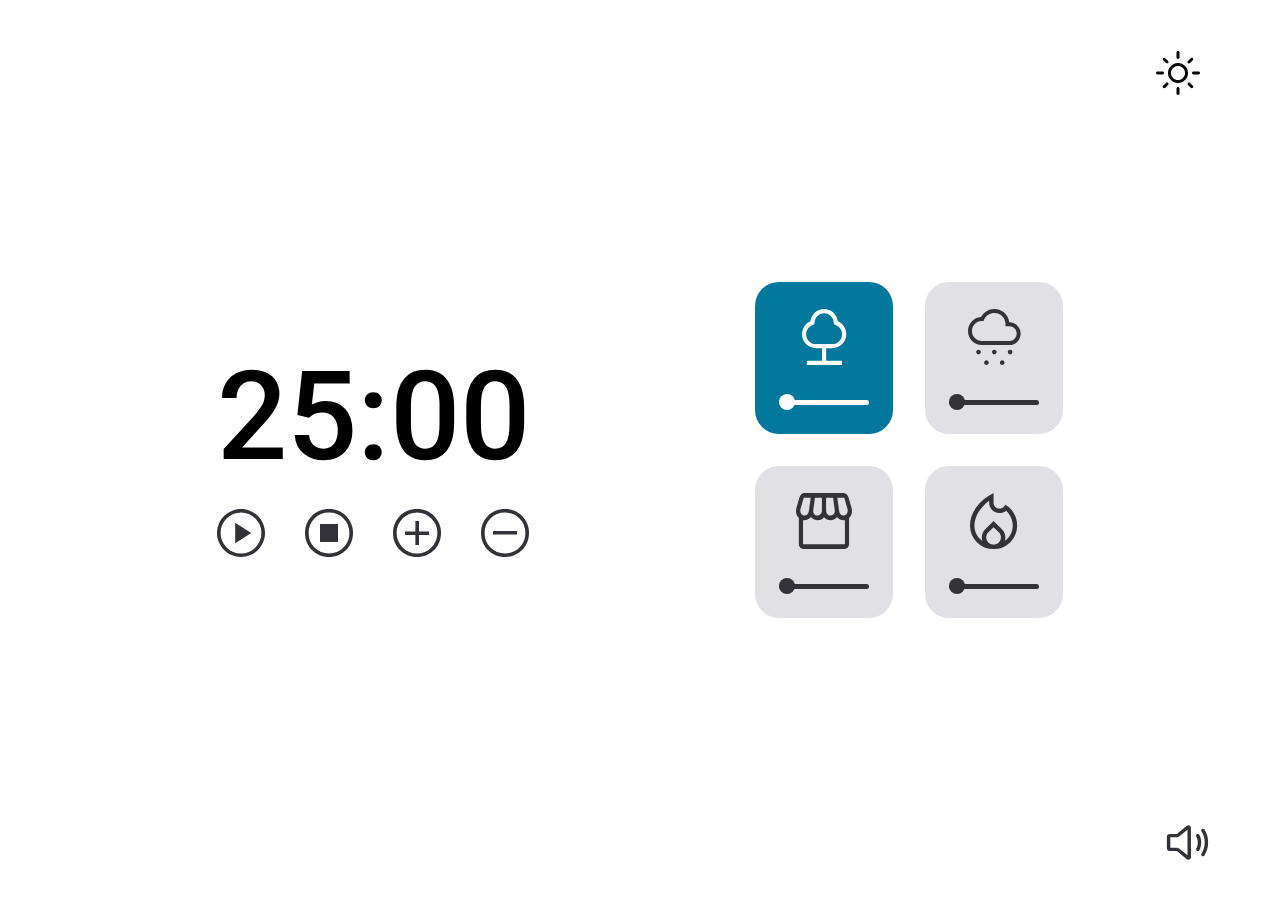
<file: index.html>
<!DOCTYPE html>
<html lang="en">
  <head>
    <link rel="preconnect" href="https://fonts.googleapis.com" />
    <link rel="preconnect" href="https://fonts.gstatic.com" crossorigin />

    <meta charset="UTF-8" />
    <meta name="viewport" content="width=device-width, initial-scale=1.0" />

    <title>Focus Timer</title>

    <link rel="shortcut icon" href="favicon.ico" type="image/x-icon" />
    <link
      href="https://fonts.googleapis.com/css2?family=Roboto:wght@500&display=swap"
      rel="stylesheet"
    />
    <link rel="stylesheet" href="./style.css" />
  </head>
  <body>
    <main>
      <div class="color-mode">
        <button class="light-mode">
          <svg
            width="44"
            height="44"
            viewBox="0 0 44 44"
            fill="none"
            xmlns="http://www.w3.org/2000/svg"
          >
            <path
              d="M22 29C23.9333 29 25.5833 28.3167 26.95 26.95C28.3167 25.5833 29 23.9333 29 22C29 20.0667 28.3167 18.4167 26.95 17.05C25.5833 15.6833 23.9333 15 22 15C20.0667 15 18.4167 15.6833 17.05 17.05C15.6833 18.4167 15 20.0667 15 22C15 23.9333 15.6833 25.5833 17.05 26.95C18.4167 28.3167 20.0667 29 22 29ZM22 32C19.2333 32 16.875 31.025 14.925 29.075C12.975 27.125 12 24.7667 12 22C12 19.2333 12.975 16.875 14.925 14.925C16.875 12.975 19.2333 12 22 12C24.7667 12 27.125 12.975 29.075 14.925C31.025 16.875 32 19.2333 32 22C32 24.7667 31.025 27.125 29.075 29.075C27.125 31.025 24.7667 32 22 32ZM1.5 23.5C1.06667 23.5 0.708333 23.3583 0.425 23.075C0.141667 22.7917 0 22.4333 0 22C0 21.5667 0.141667 21.2083 0.425 20.925C0.708333 20.6417 1.06667 20.5 1.5 20.5H6.5C6.93333 20.5 7.29167 20.6417 7.575 20.925C7.85833 21.2083 8 21.5667 8 22C8 22.4333 7.85833 22.7917 7.575 23.075C7.29167 23.3583 6.93333 23.5 6.5 23.5H1.5ZM37.5 23.5C37.0667 23.5 36.7083 23.3583 36.425 23.075C36.1417 22.7917 36 22.4333 36 22C36 21.5667 36.1417 21.2083 36.425 20.925C36.7083 20.6417 37.0667 20.5 37.5 20.5H42.5C42.9333 20.5 43.2917 20.6417 43.575 20.925C43.8583 21.2083 44 21.5667 44 22C44 22.4333 43.8583 22.7917 43.575 23.075C43.2917 23.3583 42.9333 23.5 42.5 23.5H37.5ZM22 8C21.5667 8 21.2083 7.85833 20.925 7.575C20.6417 7.29167 20.5 6.93333 20.5 6.5V1.5C20.5 1.06667 20.6417 0.708333 20.925 0.425C21.2083 0.141667 21.5667 0 22 0C22.4333 0 22.7917 0.141667 23.075 0.425C23.3583 0.708333 23.5 1.06667 23.5 1.5V6.5C23.5 6.93333 23.3583 7.29167 23.075 7.575C22.7917 7.85833 22.4333 8 22 8ZM22 44C21.5667 44 21.2083 43.8583 20.925 43.575C20.6417 43.2917 20.5 42.9333 20.5 42.5V37.5C20.5 37.0667 20.6417 36.7083 20.925 36.425C21.2083 36.1417 21.5667 36 22 36C22.4333 36 22.7917 36.1417 23.075 36.425C23.3583 36.7083 23.5 37.0667 23.5 37.5V42.5C23.5 42.9333 23.3583 43.2917 23.075 43.575C22.7917 43.8583 22.4333 44 22 44ZM10 12.1L7.15 9.3C6.85 9 6.70833 8.64167 6.725 8.225C6.74167 7.80833 6.88333 7.45 7.15 7.15C7.45 6.85 7.80833 6.7 8.225 6.7C8.64167 6.7 9 6.85 9.3 7.15L12.1 10C12.3667 10.3 12.5 10.65 12.5 11.05C12.5 11.45 12.3667 11.7833 12.1 12.05C11.8333 12.35 11.4917 12.5 11.075 12.5C10.6583 12.5 10.3 12.3667 10 12.1ZM34.7 36.85L31.9 34C31.6333 33.7 31.5 33.3417 31.5 32.925C31.5 32.5083 31.65 32.1667 31.95 31.9C32.2167 31.6 32.55 31.45 32.95 31.45C33.35 31.45 33.7 31.6 34 31.9L36.85 34.7C37.15 35 37.2917 35.3583 37.275 35.775C37.2583 36.1917 37.1167 36.55 36.85 36.85C36.55 37.15 36.1917 37.3 35.775 37.3C35.3583 37.3 35 37.15 34.7 36.85ZM31.9 12.1C31.6 11.8 31.45 11.45 31.45 11.05C31.45 10.65 31.6 10.3 31.9 10L34.7 7.15C35 6.85 35.3583 6.70833 35.775 6.725C36.1917 6.74167 36.55 6.88333 36.85 7.15C37.15 7.45 37.3 7.80833 37.3 8.225C37.3 8.64167 37.15 9 36.85 9.3L34 12.1C33.7333 12.3667 33.3917 12.5 32.975 12.5C32.5583 12.5 32.2 12.3667 31.9 12.1ZM7.15 36.85C6.85 36.55 6.7 36.1917 6.7 35.775C6.7 35.3583 6.85 35 7.15 34.7L10 31.9C10.3 31.6 10.65 31.45 11.05 31.45C11.45 31.45 11.8 31.6 12.1 31.9C12.4 32.2 12.55 32.55 12.55 32.95C12.55 33.35 12.4 33.7 12.1 34L9.3 36.85C9 37.15 8.64167 37.2917 8.225 37.275C7.80833 37.2583 7.45 37.1167 7.15 36.85Z"
              fill="black"
            />
          </svg>
        </button>
        <button class="dark-mode hide">
          <svg
            width="36"
            height="36"
            viewBox="0 0 36 36"
            fill="none"
            xmlns="http://www.w3.org/2000/svg"
          >
            <path
              d="M18 36C13 36 8.75 34.25 5.25 30.75C1.75 27.25 0 23 0 18C0 13 1.75 8.75 5.25 5.25C8.75 1.75 13 0 18 0C18.2667 0 18.55 0.00833343 18.85 0.0250001C19.15 0.0416668 19.5333 0.0666666 20 0.0999999C18.8 1.16667 17.8667 2.48333 17.2 4.05C16.5333 5.61667 16.2 7.26667 16.2 9C16.2 12 17.25 14.55 19.35 16.65C21.45 18.75 24 19.8 27 19.8C28.7333 19.8 30.3833 19.4917 31.95 18.875C33.5167 18.2583 34.8333 17.4 35.9 16.3C35.9333 16.7 35.9583 17.025 35.975 17.275C35.9917 17.525 36 17.7667 36 18C36 23 34.25 27.25 30.75 30.75C27.25 34.25 23 36 18 36ZM18 33C21.6333 33 24.8 31.875 27.5 29.625C30.2 27.375 31.8833 24.7333 32.55 21.7C31.7167 22.0667 30.825 22.3417 29.875 22.525C28.925 22.7083 27.9667 22.8 27 22.8C23.1667 22.8 19.9083 21.4583 17.225 18.775C14.5417 16.0917 13.2 12.8333 13.2 9C13.2 8.2 13.2833 7.34167 13.45 6.425C13.6167 5.50833 13.9167 4.46667 14.35 3.3C11.0833 4.2 8.375 6.025 6.225 8.775C4.075 11.525 3 14.6 3 18C3 22.1667 4.45833 25.7083 7.375 28.625C10.2917 31.5417 13.8333 33 18 33Z"
              fill="white"
            />
          </svg>
        </button>
      </div>
      <div class="timer">
        <div class="time">
          <span class="minutes">25</span>
          <span>:</span>
          <span class="seconds">00</span>
        </div>

        <div class="controls">
          <button class="play">
            <svg
              id="cu"
              width="48"
              height="48"
              viewBox="0 0 48 48"
              fill="none"
              xmlns="http://www.w3.org/2000/svg"
            >
              <path
                d="M18.18 34.2L34.2 24L18.18 13.8V34.2ZM24 48C20.72 48 17.62 47.37 14.7 46.11C11.78 44.85 9.23 43.13 7.05 40.95C4.87 38.77 3.15 36.22 1.89 33.3C0.63 30.38 0 27.28 0 24C0 20.72 0.63 17.62 1.89 14.7C3.15 11.78 4.87 9.23 7.05 7.05C9.23 4.87 11.78 3.15 14.7 1.89C17.62 0.63 20.72 0 24 0C27.28 0 30.38 0.63 33.3 1.89C36.22 3.15 38.77 4.87 40.95 7.05C43.13 9.23 44.85 11.78 46.11 14.7C47.37 17.62 48 20.72 48 24C48 27.28 47.37 30.38 46.11 33.3C44.85 36.22 43.13 38.77 40.95 40.95C38.77 43.13 36.22 44.85 33.3 46.11C30.38 47.37 27.28 48 24 48ZM24 44.4C29.6 44.4 34.4 42.4 38.4 38.4C42.4 34.4 44.4 29.6 44.4 24C44.4 18.4 42.4 13.6 38.4 9.6C34.4 5.6 29.6 3.6 24 3.6C18.4 3.6 13.6 5.6 9.6 9.6C5.6 13.6 3.6 18.4 3.6 24C3.6 29.6 5.6 34.4 9.6 38.4C13.6 42.4 18.4 44.4 24 44.4Z"
                fill="#323238"
              />
            </svg>
          </button>
          <button class="pause hide">
            <svg
              version="1.0"
              xmlns="http://www.w3.org/2000/svg"
              width="48px"
              height="48px"
              viewBox="0 0 512.000000 512.000000"
              preserveAspectRatio="xMidYMid meet"
            >
              <g
                transform="translate(0.000000,512.000000) scale(0.100000,-0.100000)"
                fill="#323238"
                stroke="none"
              >
                <path
                  d="M2321 5110 c-497 -48 -990 -251 -1376 -565 -114 -92 -294 -274 -384
-387 -229 -287 -417 -675 -495 -1023 -49 -218 -60 -325 -60 -575 0 -250 11
-357 60 -575 79 -355 272 -749 509 -1040 92 -114 274 -294 387 -384 287 -229
675 -417 1023 -495 218 -49 325 -60 575 -60 250 0 357 11 575 60 261 58 603
204 828 353 389 259 688 599 893 1016 125 255 196 484 241 775 24 161 24 539
0 700 -45 291 -116 520 -241 775 -134 272 -283 480 -498 692 -211 209 -404
346 -673 478 -252 124 -486 197 -765 240 -126 19 -468 27 -599 15z m445 -411
c501 -48 948 -261 1310 -623 254 -254 422 -527 529 -856 163 -506 133 -1053
-85 -1541 -178 -400 -523 -777 -909 -994 -652 -365 -1450 -365 -2102 0 -324
182 -642 500 -824 824 -332 593 -364 1308 -85 1932 174 390 500 753 879 976
376 223 845 325 1287 282z"
                />
                <path
                  d="M1985 3787 c-60 -28 -105 -71 -131 -124 -18 -36 -19 -80 -22 -1068
-3 -1154 -8 -1077 70 -1161 66 -71 176 -97 272 -65 49 17 111 73 139 125 l22
41 0 1045 c0 1000 -1 1047 -19 1080 -67 127 -214 183 -331 127z"
                />
                <path
                  d="M3040 3801 c-76 -23 -147 -89 -171 -157 -12 -32 -14 -222 -14 -1069
l0 -1030 23 -45 c32 -60 63 -92 120 -120 122 -62 286 -2 343 125 18 38 19 94
19 1076 l0 1035 -26 52 c-53 107 -184 166 -294 133z"
                />
              </g>
            </svg>
          </button>
          <button class="stop">
            <svg
              width="48"
              height="48"
              viewBox="0 0 48 48"
              fill="none"
              xmlns="http://www.w3.org/2000/svg"
            >
              <path
                d="M24 48C20.6 48 17.44 47.39 14.52 46.17C11.6 44.95 9.06 43.26 6.9 41.1C4.74 38.94 3.05 36.4 1.83 33.48C0.61 30.56 0 27.4 0 24C0 20.64 0.61 17.5 1.83 14.58C3.05 11.66 4.74 9.12 6.9 6.96C9.06 4.8 11.6 3.1 14.52 1.86C17.44 0.62 20.6 0 24 0C27.36 0 30.5 0.62 33.42 1.86C36.34 3.1 38.88 4.8 41.04 6.96C43.2 9.12 44.9 11.66 46.14 14.58C47.38 17.5 48 20.64 48 24C48 27.4 47.38 30.56 46.14 33.48C44.9 36.4 43.2 38.94 41.04 41.1C38.88 43.26 36.34 44.95 33.42 46.17C30.5 47.39 27.36 48 24 48ZM24 44.4C29.8 44.4 34.65 42.45 38.55 38.55C42.45 34.65 44.4 29.8 44.4 24C44.4 18.2 42.45 13.35 38.55 9.45C34.65 5.55 29.8 3.6 24 3.6C18.2 3.6 13.35 5.55 9.45 9.45C5.55 13.35 3.6 18.2 3.6 24C3.6 29.8 5.55 34.65 9.45 38.55C13.35 42.45 18.2 44.4 24 44.4ZM15 33H33V15H15V33Z"
                fill="#323238"
              />
            </svg>
          </button>
          <button class="plus5">
            <svg
              width="48"
              height="48"
              viewBox="0 0 48 48"
              fill="none"
              xmlns="http://www.w3.org/2000/svg"
            >
              <path
                d="M22.38 36H25.98V26.04H36V22.44H25.98V12H22.38V22.44H12V26.04H22.38V36ZM24 48C20.6 48 17.44 47.39 14.52 46.17C11.6 44.95 9.06 43.26 6.9 41.1C4.74 38.94 3.05 36.4 1.83 33.48C0.61 30.56 0 27.4 0 24C0 20.64 0.61 17.5 1.83 14.58C3.05 11.66 4.74 9.12 6.9 6.96C9.06 4.8 11.6 3.1 14.52 1.86C17.44 0.62 20.6 0 24 0C27.36 0 30.5 0.62 33.42 1.86C36.34 3.1 38.88 4.8 41.04 6.96C43.2 9.12 44.9 11.66 46.14 14.58C47.38 17.5 48 20.64 48 24C48 27.4 47.38 30.56 46.14 33.48C44.9 36.4 43.2 38.94 41.04 41.1C38.88 43.26 36.34 44.95 33.42 46.17C30.5 47.39 27.36 48 24 48ZM24 44.4C29.6 44.4 34.4 42.4 38.4 38.4C42.4 34.4 44.4 29.6 44.4 24C44.4 18.4 42.4 13.6 38.4 9.6C34.4 5.6 29.6 3.6 24 3.6C18.4 3.6 13.6 5.6 9.6 9.6C5.6 13.6 3.6 18.4 3.6 24C3.6 29.6 5.6 34.4 9.6 38.4C13.6 42.4 18.4 44.4 24 44.4Z"
                fill="#323238"
              />
            </svg>
          </button>
          <button class="minus5">
            <svg
              width="48"
              height="48"
              viewBox="0 0 48 48"
              fill="none"
              xmlns="http://www.w3.org/2000/svg"
            >
              <path
                d="M12 25.62H36V22.02H12V25.62ZM24 48C20.6 48 17.44 47.39 14.52 46.17C11.6 44.95 9.06 43.26 6.9 41.1C4.74 38.94 3.05 36.4 1.83 33.48C0.61 30.56 0 27.4 0 24C0 20.64 0.61 17.5 1.83 14.58C3.05 11.66 4.74 9.12 6.9 6.96C9.06 4.8 11.6 3.1 14.52 1.86C17.44 0.62 20.6 0 24 0C27.36 0 30.5 0.62 33.42 1.86C36.34 3.1 38.88 4.8 41.04 6.96C43.2 9.12 44.9 11.66 46.14 14.58C47.38 17.5 48 20.64 48 24C48 27.4 47.38 30.56 46.14 33.48C44.9 36.4 43.2 38.94 41.04 41.1C38.88 43.26 36.34 44.95 33.42 46.17C30.5 47.39 27.36 48 24 48ZM24 44.4C29.8 44.4 34.65 42.45 38.55 38.55C42.45 34.65 44.4 29.8 44.4 24C44.4 18.2 42.45 13.35 38.55 9.45C34.65 5.55 29.8 3.6 24 3.6C18.2 3.6 13.35 5.55 9.45 9.45C5.55 13.35 3.6 18.2 3.6 24C3.6 29.8 5.55 34.65 9.45 38.55C13.35 42.45 18.2 44.4 24 44.4Z"
                fill="#323238"
              />
            </svg>
          </button>
        </div>
      </div>

      <div class="sounds">
        <button class="florest on">
          <svg
            width="45"
            height="56"
            viewBox="0 0 45 56"
            fill="none"
            xmlns="http://www.w3.org/2000/svg"
          >
            <path
              d="M4.83553 56V51.8H20.0329V39.2H13.8158C9.99342 39.2 6.7352 37.835 4.04112 35.105C1.34704 32.375 0 29.0733 0 25.2C0 22.4 0.759868 19.8217 2.2796 17.465C3.79934 15.1083 5.84868 13.3933 8.42763 12.32C8.84211 8.82 10.3503 5.89167 12.9523 3.535C15.5543 1.17833 18.6053 0 22.1053 0C25.6053 0 28.6562 1.17833 31.2582 3.535C33.8602 5.89167 35.3684 8.82 35.7829 12.32C38.3618 13.3933 40.4112 15.1083 41.9309 17.465C43.4507 19.8217 44.2105 22.4 44.2105 25.2C44.2105 29.0733 42.8635 32.375 40.1694 35.105C37.4753 37.835 34.2171 39.2 30.3947 39.2H24.1776V51.8H40.0658V56H4.83553ZM13.8158 35H30.3947C33.0658 35 35.3454 34.0433 37.2336 32.13C39.1217 30.2167 40.0658 27.9067 40.0658 25.2C40.0658 23.24 39.5132 21.455 38.4079 19.845C37.3026 18.235 35.875 17.0333 34.125 16.24L31.9145 15.26L31.6382 12.81C31.3158 10.3367 30.2566 8.28333 28.4605 6.65C26.6645 5.01667 24.5461 4.2 22.1053 4.2C19.6645 4.2 17.5461 5.01667 15.75 6.65C13.9539 8.28333 12.8947 10.3367 12.5724 12.81L12.2961 15.26L10.0855 16.24C8.33553 17.0333 6.90789 18.235 5.80263 19.845C4.69737 21.455 4.14474 23.24 4.14474 25.2C4.14474 27.9067 5.08882 30.2167 6.97697 32.13C8.86513 34.0433 11.1447 35 13.8158 35Z"
              fill="#323238"
            />
          </svg>

          <input
            class="florestVol"
            type="range"
            min="0"
            max="1"
            step="0.00001"
            value="0.00001"
          />
        </button>
        <button class="rain">
          <svg
            width="53"
            height="56"
            viewBox="0 0 53 56"
            fill="none"
            xmlns="http://www.w3.org/2000/svg"
          >
            <path
              d="M10.5263 45.3333C9.91228 45.3333 9.375 45.1 8.91447 44.6333C8.45395 44.1667 8.22368 43.6222 8.22368 43C8.22368 42.3778 8.45395 41.8333 8.91447 41.3667C9.375 40.9 9.91228 40.6667 10.5263 40.6667C11.1404 40.6667 11.6776 40.9 12.1382 41.3667C12.5987 41.8333 12.8289 42.3778 12.8289 43C12.8289 43.6222 12.5987 44.1667 12.1382 44.6333C11.6776 45.1 11.1404 45.3333 10.5263 45.3333ZM42.1053 45.3333C41.4912 45.3333 40.9539 45.1 40.4934 44.6333C40.0329 44.1667 39.8026 43.6222 39.8026 43C39.8026 42.3778 40.0329 41.8333 40.4934 41.3667C40.9539 40.9 41.4912 40.6667 42.1053 40.6667C42.7193 40.6667 43.2566 40.9 43.7171 41.3667C44.1776 41.8333 44.4079 42.3778 44.4079 43C44.4079 43.6222 44.1776 44.1667 43.7171 44.6333C43.2566 45.1 42.7193 45.3333 42.1053 45.3333ZM18.4211 56C17.807 56 17.2697 55.7667 16.8092 55.3C16.3487 54.8333 16.1184 54.2889 16.1184 53.6667C16.1184 53.0444 16.3487 52.5 16.8092 52.0333C17.2697 51.5667 17.807 51.3333 18.4211 51.3333C19.0351 51.3333 19.5724 51.5667 20.0329 52.0333C20.4934 52.5 20.7237 53.0444 20.7237 53.6667C20.7237 54.2889 20.4934 54.8333 20.0329 55.3C19.5724 55.7667 19.0351 56 18.4211 56ZM26.3158 45.3333C25.7018 45.3333 25.1645 45.1 24.7039 44.6333C24.2434 44.1667 24.0132 43.6222 24.0132 43C24.0132 42.3778 24.2434 41.8333 24.7039 41.3667C25.1645 40.9 25.7018 40.6667 26.3158 40.6667C26.9298 40.6667 27.4671 40.9 27.9276 41.3667C28.3882 41.8333 28.6184 42.3778 28.6184 43C28.6184 43.6222 28.3882 44.1667 27.9276 44.6333C27.4671 45.1 26.9298 45.3333 26.3158 45.3333ZM34.2105 56C33.5965 56 33.0592 55.7667 32.5987 55.3C32.1382 54.8333 31.9079 54.2889 31.9079 53.6667C31.9079 53.0444 32.1382 52.5 32.5987 52.0333C33.0592 51.5667 33.5965 51.3333 34.2105 51.3333C34.8246 51.3333 35.3618 51.5667 35.8224 52.0333C36.2829 52.5 36.5132 53.0444 36.5132 53.6667C36.5132 54.2889 36.2829 54.8333 35.8224 55.3C35.3618 55.7667 34.8246 56 34.2105 56ZM13.8158 36C10 36 6.74342 34.6333 4.04605 31.9C1.34868 29.1667 0 25.8667 0 22C0 18.4889 1.23903 15.3556 3.7171 12.6C6.19518 9.84444 9.27632 8.33333 12.9605 8.06667C14.364 5.57778 16.2171 3.61111 18.5197 2.16667C20.8224 0.722222 23.4211 0 26.3158 0C30.307 0 33.6513 1.27778 36.3487 3.83333C39.0461 6.38889 40.7018 9.55556 41.3158 13.3333C44.7807 13.5111 47.5329 14.7 49.5724 16.9C51.6118 19.1 52.6316 21.6889 52.6316 24.6667C52.6316 27.7778 51.5461 30.4444 49.375 32.6667C47.2039 34.8889 44.5614 36 41.4474 36H13.8158ZM13.8158 32H41.4474C43.4649 32 45.1754 31.2778 46.5789 29.8333C47.9825 28.3889 48.6842 26.6444 48.6842 24.6C48.6842 22.6 47.9825 20.8889 46.5789 19.4667C45.1754 18.0444 43.4649 17.3333 41.4474 17.3333H37.5V15.3333C37.5 12.1778 36.4145 9.5 34.2434 7.3C32.0724 5.1 29.4298 4 26.3158 4C24.0789 4 22.0285 4.61111 20.1645 5.83333C18.3004 7.05556 16.9298 8.71111 16.0526 10.8L15.5263 12H13.6842C10.9649 12.0889 8.66228 13.1 6.77632 15.0333C4.89035 16.9667 3.94737 19.2889 3.94737 22C3.94737 24.7556 4.91228 27.1111 6.8421 29.0667C8.77193 31.0222 11.0965 32 13.8158 32Z"
              fill="#323238"
            />
          </svg>
          <input
            class="rainVol"
            type="range"
            min="0"
            max="1"
            step="0.00001"
            value="0.00001"
          />
        </button>
        <button class="coffeShop">
          <svg
            width="56"
            height="56"
            viewBox="0 0 56 56"
            fill="none"
            xmlns="http://www.w3.org/2000/svg"
          >
            <path
              d="M53.0812 24.9667V51.3333C53.0812 52.5778 52.6633 53.6667 51.8274 54.6C50.9916 55.5333 50.0164 56 48.9019 56H7.03872C5.92423 56 4.94905 55.5333 4.11318 54.6C3.27731 53.6667 2.85937 52.5778 2.85937 51.3333V24.9667C1.55913 23.7222 0.700041 22.1926 0.282106 20.3778C-0.135829 18.563 -0.0893918 16.7481 0.421418 14.9333L3.41662 4.43333C3.78812 3.03333 4.43824 1.94444 5.36698 1.16667C6.29573 0.388889 7.36379 0 8.57115 0H47.0908C48.3911 0 49.5288 0.401852 50.504 1.20556C51.4792 2.00926 52.1525 3.08519 52.524 4.43333L55.5889 14.9333C56.0997 16.7481 56.1345 18.563 55.6933 20.3778C55.2522 22.1926 54.3815 23.7222 53.0812 24.9667ZM34.2742 22.5556C35.6208 22.5556 36.7586 22.063 37.6873 21.0778C38.616 20.0926 38.9875 18.9 38.8018 17.5L37.0604 4.66667H30.0948V17.5C30.0948 18.8481 30.4895 20.0278 31.279 21.0389C32.0684 22.05 33.0668 22.5556 34.2742 22.5556ZM21.2485 22.5556C22.5488 22.5556 23.6516 22.063 24.5572 21.0778C25.4627 20.0926 25.9155 18.9 25.9155 17.5V4.66667H18.9499L17.2085 17.5C17.0227 18.8481 17.3478 20.0278 18.1837 21.0389C19.0195 22.05 20.0412 22.5556 21.2485 22.5556ZM8.57115 22.5556C9.68565 22.5556 10.6492 22.1278 11.4619 21.2722C12.2745 20.4167 12.7505 19.3667 12.8898 18.1222L14.7009 4.66667H7.73528L4.53111 16.0222C4.06674 17.6296 4.25249 19.1204 5.08836 20.4944C5.92423 21.8685 7.08516 22.5556 8.57115 22.5556ZM47.3695 22.5556C48.8555 22.5556 50.028 21.8815 50.8871 20.5333C51.7462 19.1852 51.9435 17.6815 51.4792 16.0222L48.275 4.66667H41.3094L43.1205 18.1222C43.2598 19.3667 43.7358 20.4167 44.5484 21.2722C45.3611 22.1278 46.3014 22.5556 47.3695 22.5556ZM7.03872 51.3333H48.9019V27.1444C48.9483 27.1963 48.7974 27.2222 48.4491 27.2222C48.1009 27.2222 47.741 27.2222 47.3695 27.2222C46.2085 27.2222 45.1057 26.95 44.0608 26.4056C43.016 25.8611 41.9827 25.0185 40.9611 23.8778C40.2181 24.9148 39.2894 25.7315 38.1749 26.3278C37.0604 26.9241 35.8298 27.2222 34.4831 27.2222C33.09 27.2222 31.8943 27.0019 30.8959 26.5611C29.8975 26.1204 28.9339 25.3815 28.0051 24.3444C27.3086 25.2778 26.4263 25.9907 25.3582 26.4833C24.2902 26.9759 23.0828 27.2222 21.7361 27.2222C20.2966 27.2222 19.0195 26.937 17.905 26.3667C16.7905 25.7963 15.8386 24.9667 15.0491 23.8778C13.9347 24.9667 12.8434 25.7963 11.7753 26.3667C10.7073 26.937 9.63921 27.2222 8.57115 27.2222C8.24609 27.2222 7.93264 27.2222 7.6308 27.2222C7.32896 27.2222 7.1316 27.1963 7.03872 27.1444V51.3333ZM48.9019 51.3333H7.03872C7.1316 51.3333 7.32896 51.3333 7.6308 51.3333C7.93264 51.3333 8.24609 51.3333 8.57115 51.3333C9.36059 51.3333 10.3009 51.3333 11.3922 51.3333C12.4835 51.3333 13.7025 51.3333 15.0491 51.3333C15.4671 51.3333 15.9315 51.3333 16.4423 51.3333C16.9531 51.3333 17.4987 51.3333 18.0792 51.3333C18.6596 51.3333 19.2517 51.3333 19.8554 51.3333C20.4591 51.3333 21.086 51.3333 21.7361 51.3333C22.2469 51.3333 22.781 51.3333 23.3382 51.3333C23.8954 51.3333 24.4527 51.3333 25.0099 51.3333C25.5672 51.3333 26.1012 51.3333 26.612 51.3333C27.1228 51.3333 27.5872 51.3333 28.0051 51.3333C29.0268 51.3333 30.0484 51.3333 31.07 51.3333C32.0916 51.3333 33.2293 51.3333 34.4831 51.3333C35.1333 51.3333 35.7718 51.3333 36.3987 51.3333C37.0256 51.3333 37.6176 51.3333 38.1749 51.3333C38.7321 51.3333 39.243 51.3333 39.7073 51.3333C40.1717 51.3333 40.5896 51.3333 40.9611 51.3333C42.0292 51.3333 43.0972 51.3333 44.1653 51.3333C45.2334 51.3333 46.3014 51.3333 47.3695 51.3333C47.741 51.3333 48.1009 51.3333 48.4491 51.3333C48.7974 51.3333 48.9483 51.3333 48.9019 51.3333Z"
              fill="#323238"
            />
          </svg>
          <input
            class="coffeShopVol"
            type="range"
            min="0"
            max="1"
            step="0.00001"
            value="0.00001"
          />
        </button>
        <button class="fireplace">
          <svg
            width="48"
            height="56"
            viewBox="0 0 48 56"
            fill="none"
            xmlns="http://www.w3.org/2000/svg"
          >
            <path
              d="M4.42105 32.4211C4.42105 35.5158 5.12105 38.4263 6.52105 41.1526C7.92105 43.8789 9.87368 46.1509 12.3789 47.9684C12.1825 47.3789 12.0351 46.7772 11.9368 46.1632C11.8386 45.5491 11.7895 44.9474 11.7895 44.3579C11.7895 42.786 12.0842 41.3123 12.6737 39.9368C13.2632 38.5614 14.1228 37.3088 15.2526 36.1789L23.5789 28L31.9053 36.1789C33.0351 37.3088 33.8947 38.5614 34.4842 39.9368C35.0737 41.3123 35.3684 42.786 35.3684 44.3579C35.3684 44.9474 35.3193 45.5491 35.221 46.1632C35.1228 46.7772 34.9754 47.3789 34.7789 47.9684C37.2842 46.1509 39.2368 43.8789 40.6368 41.1526C42.0368 38.4263 42.7368 35.5158 42.7368 32.4211C42.7368 29.7684 42.1719 27.1772 41.0421 24.6474C39.9123 22.1175 38.2912 19.7965 36.1789 17.6842C35.1474 18.4211 34.0667 18.9982 32.9368 19.4158C31.807 19.8333 30.6772 20.0421 29.5474 20.0421C26.5509 20.0421 24.0702 19.0228 22.1053 16.9842C20.1403 14.9456 19.1579 12.3789 19.1579 9.28421V7.81053C16.8982 9.43158 14.8596 11.2246 13.0421 13.1895C11.2246 15.1544 9.67719 17.2053 8.4 19.3421C7.12281 21.4789 6.14035 23.6649 5.45263 25.9C4.76491 28.1351 4.42105 30.3088 4.42105 32.4211ZM23.5789 34.1895L18.3474 39.3474C17.6596 40.0351 17.1316 40.7965 16.7632 41.6316C16.3947 42.4667 16.2105 43.3754 16.2105 44.3579C16.2105 46.3719 16.9228 48.0789 18.3474 49.4789C19.7719 50.8789 21.5158 51.5789 23.5789 51.5789C25.6421 51.5789 27.386 50.8789 28.8105 49.4789C30.2351 48.0789 30.9474 46.3719 30.9474 44.3579C30.9474 43.3754 30.7632 42.4667 30.3947 41.6316C30.0263 40.7965 29.4982 40.0351 28.8105 39.3474L23.5789 34.1895ZM23.5789 0V9.72632C23.5789 11.3965 24.1561 12.7965 25.3105 13.9263C26.4649 15.0561 27.8772 15.6211 29.5474 15.6211C30.4316 15.6211 31.2544 15.4368 32.0158 15.0684C32.7772 14.7 33.4526 14.1474 34.0421 13.4105L35.3684 11.7895C39.0035 13.8526 41.8772 16.7263 43.9895 20.4105C46.1017 24.0947 47.1579 28.0982 47.1579 32.4211C47.1579 39.0035 44.8737 44.5789 40.3053 49.1474C35.7368 53.7158 30.1614 56 23.5789 56C16.9965 56 11.4211 53.7158 6.85263 49.1474C2.28421 44.5789 0 39.0035 0 32.4211C0 26.1333 2.11228 20.0789 6.33684 14.2579C10.5614 8.43684 16.3088 3.68421 23.5789 0Z"
              fill="#323238"
            />
          </svg>
          <input
            class="fireplaceVol"
            type="range"
            min="0"
            max="1"
            step="0.00001"
            value="0.00001"
          />
        </button>
      </div>
      <div class="sound-controls" >
        <button class="sound-on">
          <svg
            width="55"
            height="55"
            viewBox="0 0 64 64"
            fill="none"
            xmlns="http://www.w3.org/2000/svg"
          >
            <path
              fill-rule="evenodd"
              clip-rule="evenodd"
              d="M32.7502 12.0104C33.3025 11.9643 33.8569 12.072 34.3517 12.3218C34.8466 12.5715 35.2625 12.9535 35.5535 13.4253C35.8444 13.8971 35.999 14.4402 36 14.9945L36 14.9982V48.9982L36 49.0018C35.999 49.5561 35.8444 50.0993 35.5535 50.5711C35.2625 51.0429 34.8465 51.4248 34.3517 51.6746C33.8569 51.9243 33.3025 52.0321 32.7502 51.9859C32.1978 51.9398 31.669 51.7415 31.2225 51.4131C31.1946 51.3926 31.1673 51.3713 31.1405 51.3494L19.7189 41.9981C19.7172 41.9981 19.7154 41.9982 19.7137 41.9982C19.7112 41.9982 19.7087 41.9982 19.7063 41.9982H11C10.2044 41.9982 9.44129 41.6821 8.87868 41.1195C8.31607 40.5569 8 39.7938 8 38.9982V24.9982C8 24.2025 8.31607 23.4395 8.87868 22.8769C9.44129 22.3142 10.2044 21.9982 11 21.9982H19.719L31.1405 12.6469C31.1673 12.625 31.1946 12.6038 31.2225 12.5833C31.669 12.2549 32.1978 12.0566 32.7502 12.0104ZM32 17.1129L22.2504 25.0952C21.548 25.6829 20.66 26.0029 19.744 25.9982H12V37.9982H19.6996C20.6203 37.993 21.5147 38.3063 22.2309 38.8852C22.2342 38.8878 22.2375 38.8905 22.2407 38.8932L32 46.8835V17.1129Z"
              fill="#323238"
            />
            <path
              fill-rule="evenodd"
              clip-rule="evenodd"
              d="M43.0911 22.2185C44.075 21.7165 45.2795 22.1071 45.7815 23.0911C47.1523 25.7777 48 28.6985 48 32C48 35.2688 47.1159 38.2499 45.7876 40.897C45.2922 41.8842 44.0902 42.283 43.103 41.7876C42.1158 41.2922 41.717 40.0902 42.2124 39.103C43.3191 36.8976 44 34.5287 44 32C44 29.424 43.3477 27.1223 42.2185 24.9089C41.7165 23.925 42.1072 22.7205 43.0911 22.2185Z"
              fill="#323238"
            />
            <path
              fill-rule="evenodd"
              clip-rule="evenodd"
              d="M48.9926 16.2723C49.9468 15.7159 51.1714 16.0384 51.7277 16.9926C54.3508 21.4912 56 25.5505 56 32C56 38.4594 54.279 42.5547 51.7354 46.9943C51.1862 47.9527 49.9642 48.2845 49.0057 47.7354C48.0473 47.1862 47.7155 45.9641 48.2646 45.0057C50.591 40.9453 52 37.5406 52 32C52 26.4495 50.6492 23.0838 48.2723 19.0074C47.7159 18.0532 48.0384 16.8286 48.9926 16.2723Z"
              fill="#323238"
            />
          </svg>
        </button>
        <button class="sound-off hide">
          <svg
            width="55"
            height="55"
            viewBox="0 0 64 64"
            fill="none"
            xmlns="http://www.w3.org/2000/svg"
          >
            <path
              fill-rule="evenodd"
              clip-rule="evenodd"
              d="M6.58579 8.58579C7.36683 7.80474 8.63317 7.80474 9.41421 8.58579L53.4142 52.5858C54.1953 53.3668 54.1953 54.6332 53.4142 55.4142C52.6332 56.1953 51.3668 56.1953 50.5858 55.4142L6.58579 11.4142C5.80474 10.6332 5.80474 9.36683 6.58579 8.58579Z"
              fill="#323238"
            />
            <path
              d="M28 17.115V21.34C28.0002 21.4722 28.0528 21.599 28.1462 21.6925L31.1462 24.6925C31.2161 24.7624 31.3051 24.8101 31.402 24.8295C31.499 24.8488 31.5995 24.839 31.6908 24.8013C31.7822 24.7636 31.8603 24.6996 31.9153 24.6175C31.9704 24.5354 31.9998 24.4388 32 24.34V15.0713C32.0056 14.5179 31.8613 13.9734 31.5825 13.4954C31.3036 13.0174 30.9007 12.6238 30.4163 12.3562C29.917 12.0875 29.3517 11.9664 28.7862 12.0069C28.2207 12.0474 27.6783 12.2479 27.2225 12.585C27.1939 12.6048 27.1664 12.6261 27.14 12.6488L23.1475 15.9175C23.0936 15.9618 23.0495 16.0169 23.0181 16.0792C22.9868 16.1415 22.9688 16.2098 22.9654 16.2795C22.962 16.3492 22.9732 16.4188 22.9983 16.4839C23.0234 16.549 23.0619 16.6082 23.1112 16.6575L25.2425 18.79C25.3304 18.8778 25.4478 18.9298 25.5718 18.9358C25.6959 18.9418 25.8178 18.9014 25.9137 18.8225L28 17.115Z"
              fill="#323238"
            />
            <path
              d="M28 46.885L18.2412 38.895C17.5248 38.3131 16.6292 37.9969 15.7063 38H8V26H14.34C14.4388 25.9998 14.5354 25.9704 14.6175 25.9153C14.6996 25.8603 14.7636 25.7822 14.8013 25.6908C14.839 25.5995 14.8488 25.499 14.8295 25.402C14.8101 25.3051 14.7624 25.2161 14.6925 25.1462L11.6925 22.1462C11.599 22.0528 11.4722 22.0002 11.34 22H7C6.20435 22 5.44129 22.3161 4.87868 22.8787C4.31607 23.4413 4 24.2043 4 25V39C4 39.7956 4.31607 40.5587 4.87868 41.1213C5.44129 41.6839 6.20435 42 7 42H15.72L27.14 51.35C27.1664 51.3726 27.1939 51.3939 27.2225 51.4137C27.684 51.7554 28.2341 51.957 28.8071 51.9944C29.38 52.0319 29.9517 51.9036 30.4538 51.625C30.9283 51.3547 31.322 50.9624 31.5939 50.4888C31.8658 50.0151 32.006 49.4774 32 48.9313V42.66C31.9998 42.5278 31.9472 42.401 31.8538 42.3075L28.8538 39.3075C28.7839 39.2376 28.6949 39.1899 28.598 39.1705C28.501 39.1512 28.4005 39.161 28.3092 39.1987C28.2178 39.2364 28.1397 39.3004 28.0847 39.3825C28.0296 39.4646 28.0002 39.5612 28 39.66V46.885Z"
              fill="#323238"
            />
            <path
              d="M44 32C44 28.93 43.2738 26.015 41.7812 23.0912C41.5346 22.6288 41.1163 22.2816 40.6163 22.1244C40.1162 21.9673 39.5745 22.0126 39.1076 22.2508C38.6407 22.489 38.286 22.901 38.1198 23.3981C37.9535 23.8951 37.9891 24.4376 38.2188 24.9088C39.4175 27.2575 40 29.5775 40 32C40 32.3333 39.9871 32.6721 39.9613 33.0163C39.9506 33.1597 39.9709 33.3037 40.021 33.4385C40.071 33.5733 40.1496 33.6958 40.2513 33.7975L42.7088 36.2562C42.7724 36.3202 42.8521 36.3657 42.9395 36.388C43.0269 36.4103 43.1187 36.4086 43.2052 36.383C43.2917 36.3573 43.3696 36.3088 43.4308 36.2425C43.4919 36.1762 43.534 36.0945 43.5525 36.0062C43.8483 34.6913 43.9983 33.3478 44 32Z"
              fill="#323238"
            />
            <path
              d="M52 32C52 25.6012 50.365 21.5137 47.7275 16.9925C47.4566 16.5417 47.0191 16.2158 46.5097 16.0852C46.0003 15.9547 45.4599 16.0301 45.0056 16.295C44.5513 16.5599 44.2197 16.9931 44.0825 17.5008C43.9453 18.0085 44.0135 18.5498 44.2725 19.0075C46.6338 23.055 48 26.4788 48 32C48 34.9787 47.5887 37.36 46.8288 39.5812C46.7677 39.7583 46.7575 39.949 46.7995 40.1315C46.8415 40.3141 46.9339 40.4812 47.0662 40.6138L49.1625 42.7088C49.2204 42.7669 49.2917 42.8099 49.3702 42.8339C49.4486 42.858 49.5318 42.8623 49.6123 42.8466C49.6929 42.831 49.7683 42.7957 49.832 42.744C49.8957 42.6922 49.9456 42.6256 49.9775 42.55C51.2612 39.485 52 36.2388 52 32Z"
              fill="#323238"
            />
            <path
              d="M60 32C60 22.7175 57.4762 16.8612 53.6862 10.9238C53.4008 10.4762 52.9493 10.1604 52.431 10.0457C51.9127 9.9311 51.3701 10.0271 50.9225 10.3125C50.4749 10.5979 50.1591 11.0495 50.0445 11.5678C49.9299 12.0861 50.0258 12.6287 50.3112 13.0763C53.7275 18.4225 56 23.6875 56 32C56 37.9312 54.8875 42.265 53.0513 46.125C53.0066 46.2181 52.9919 46.3228 53.0091 46.4247C53.0263 46.5265 53.0747 46.6205 53.1475 46.6937L55.375 48.9238C55.4307 48.9798 55.4989 49.0219 55.5739 49.0465C55.649 49.0711 55.7288 49.0776 55.8069 49.0654C55.8849 49.0532 55.959 49.0226 56.023 48.9763C56.087 48.93 56.1391 48.8691 56.175 48.7988C58.86 43.5275 60 38.375 60 32Z"
              fill="#323238"
            />
          </svg>
        </button>
      </div>
    </main>
    <script src="./js/main.js" type="module"></script>
  </body>
</html>
</file>
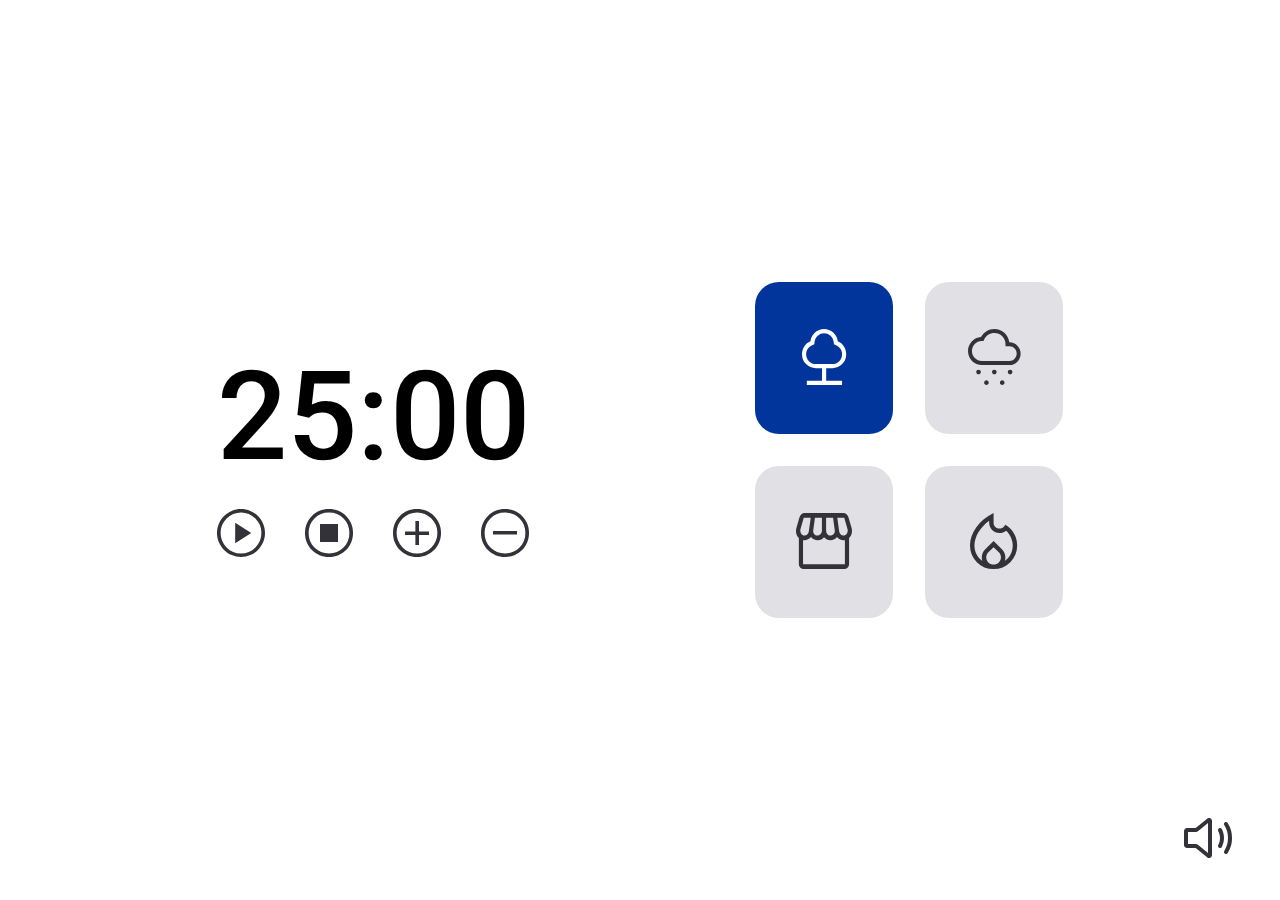
<file: html/index.html>
<!DOCTYPE html>
<html lang="en">
  <head>
    <link rel="preconnect" href="https://fonts.googleapis.com" />
    <link rel="preconnect" href="https://fonts.gstatic.com" crossorigin />

    <meta charset="UTF-8" />
    <meta name="viewport" content="width=device-width, initial-scale=1.0" />

    <title>Focus Timer</title>

    <link rel="shortcut icon" href="favicon.ico" type="image/x-icon" />
    <link
      href="https://fonts.googleapis.com/css2?family=Roboto:wght@500&display=swap"
      rel="stylesheet"
    />
    <link rel="stylesheet" href="/styles/style.css" />

    <script src="/js/main.js" type="module" defer></script>
  </head>
  <body>
    <main>
      <div class="timer">
        <div class="time">
          <span class="minutes">25</span>
          <span>:</span>
          <span class="seconds">00</span>
        </div>

        <div class="controls">
          <button class="play">
            <svg
              id="cu"
              width="48"
              height="48"
              viewBox="0 0 48 48"
              fill="none"
              xmlns="http://www.w3.org/2000/svg"
            >
              <path
                d="M18.18 34.2L34.2 24L18.18 13.8V34.2ZM24 48C20.72 48 17.62 47.37 14.7 46.11C11.78 44.85 9.23 43.13 7.05 40.95C4.87 38.77 3.15 36.22 1.89 33.3C0.63 30.38 0 27.28 0 24C0 20.72 0.63 17.62 1.89 14.7C3.15 11.78 4.87 9.23 7.05 7.05C9.23 4.87 11.78 3.15 14.7 1.89C17.62 0.63 20.72 0 24 0C27.28 0 30.38 0.63 33.3 1.89C36.22 3.15 38.77 4.87 40.95 7.05C43.13 9.23 44.85 11.78 46.11 14.7C47.37 17.62 48 20.72 48 24C48 27.28 47.37 30.38 46.11 33.3C44.85 36.22 43.13 38.77 40.95 40.95C38.77 43.13 36.22 44.85 33.3 46.11C30.38 47.37 27.28 48 24 48ZM24 44.4C29.6 44.4 34.4 42.4 38.4 38.4C42.4 34.4 44.4 29.6 44.4 24C44.4 18.4 42.4 13.6 38.4 9.6C34.4 5.6 29.6 3.6 24 3.6C18.4 3.6 13.6 5.6 9.6 9.6C5.6 13.6 3.6 18.4 3.6 24C3.6 29.6 5.6 34.4 9.6 38.4C13.6 42.4 18.4 44.4 24 44.4Z"
                fill="#323238"
              />
            </svg>
          </button>
          <button class="pause hide">
            <svg
              version="1.0"
              xmlns="http://www.w3.org/2000/svg"
              width="48px"
              height="48px"
              viewBox="0 0 512.000000 512.000000"
              preserveAspectRatio="xMidYMid meet"
            >
              <g
                transform="translate(0.000000,512.000000) scale(0.100000,-0.100000)"
                fill="#323238"
                stroke="none"
              >
                <path
                  d="M2321 5110 c-497 -48 -990 -251 -1376 -565 -114 -92 -294 -274 -384
-387 -229 -287 -417 -675 -495 -1023 -49 -218 -60 -325 -60 -575 0 -250 11
-357 60 -575 79 -355 272 -749 509 -1040 92 -114 274 -294 387 -384 287 -229
675 -417 1023 -495 218 -49 325 -60 575 -60 250 0 357 11 575 60 261 58 603
204 828 353 389 259 688 599 893 1016 125 255 196 484 241 775 24 161 24 539
0 700 -45 291 -116 520 -241 775 -134 272 -283 480 -498 692 -211 209 -404
346 -673 478 -252 124 -486 197 -765 240 -126 19 -468 27 -599 15z m445 -411
c501 -48 948 -261 1310 -623 254 -254 422 -527 529 -856 163 -506 133 -1053
-85 -1541 -178 -400 -523 -777 -909 -994 -652 -365 -1450 -365 -2102 0 -324
182 -642 500 -824 824 -332 593 -364 1308 -85 1932 174 390 500 753 879 976
376 223 845 325 1287 282z"
                />
                <path
                  d="M1985 3787 c-60 -28 -105 -71 -131 -124 -18 -36 -19 -80 -22 -1068
-3 -1154 -8 -1077 70 -1161 66 -71 176 -97 272 -65 49 17 111 73 139 125 l22
41 0 1045 c0 1000 -1 1047 -19 1080 -67 127 -214 183 -331 127z"
                />
                <path
                  d="M3040 3801 c-76 -23 -147 -89 -171 -157 -12 -32 -14 -222 -14 -1069
l0 -1030 23 -45 c32 -60 63 -92 120 -120 122 -62 286 -2 343 125 18 38 19 94
19 1076 l0 1035 -26 52 c-53 107 -184 166 -294 133z"
                />
              </g>
            </svg>
          </button>
          <button class="stop">
            <svg
              width="48"
              height="48"
              viewBox="0 0 48 48"
              fill="none"
              xmlns="http://www.w3.org/2000/svg"
            >
              <path
                d="M24 48C20.6 48 17.44 47.39 14.52 46.17C11.6 44.95 9.06 43.26 6.9 41.1C4.74 38.94 3.05 36.4 1.83 33.48C0.61 30.56 0 27.4 0 24C0 20.64 0.61 17.5 1.83 14.58C3.05 11.66 4.74 9.12 6.9 6.96C9.06 4.8 11.6 3.1 14.52 1.86C17.44 0.62 20.6 0 24 0C27.36 0 30.5 0.62 33.42 1.86C36.34 3.1 38.88 4.8 41.04 6.96C43.2 9.12 44.9 11.66 46.14 14.58C47.38 17.5 48 20.64 48 24C48 27.4 47.38 30.56 46.14 33.48C44.9 36.4 43.2 38.94 41.04 41.1C38.88 43.26 36.34 44.95 33.42 46.17C30.5 47.39 27.36 48 24 48ZM24 44.4C29.8 44.4 34.65 42.45 38.55 38.55C42.45 34.65 44.4 29.8 44.4 24C44.4 18.2 42.45 13.35 38.55 9.45C34.65 5.55 29.8 3.6 24 3.6C18.2 3.6 13.35 5.55 9.45 9.45C5.55 13.35 3.6 18.2 3.6 24C3.6 29.8 5.55 34.65 9.45 38.55C13.35 42.45 18.2 44.4 24 44.4ZM15 33H33V15H15V33Z"
                fill="#323238"
              />
            </svg>
          </button>
          <button class="plus5">
            <svg
              width="48"
              height="48"
              viewBox="0 0 48 48"
              fill="none"
              xmlns="http://www.w3.org/2000/svg"
            >
              <path
                d="M22.38 36H25.98V26.04H36V22.44H25.98V12H22.38V22.44H12V26.04H22.38V36ZM24 48C20.6 48 17.44 47.39 14.52 46.17C11.6 44.95 9.06 43.26 6.9 41.1C4.74 38.94 3.05 36.4 1.83 33.48C0.61 30.56 0 27.4 0 24C0 20.64 0.61 17.5 1.83 14.58C3.05 11.66 4.74 9.12 6.9 6.96C9.06 4.8 11.6 3.1 14.52 1.86C17.44 0.62 20.6 0 24 0C27.36 0 30.5 0.62 33.42 1.86C36.34 3.1 38.88 4.8 41.04 6.96C43.2 9.12 44.9 11.66 46.14 14.58C47.38 17.5 48 20.64 48 24C48 27.4 47.38 30.56 46.14 33.48C44.9 36.4 43.2 38.94 41.04 41.1C38.88 43.26 36.34 44.95 33.42 46.17C30.5 47.39 27.36 48 24 48ZM24 44.4C29.6 44.4 34.4 42.4 38.4 38.4C42.4 34.4 44.4 29.6 44.4 24C44.4 18.4 42.4 13.6 38.4 9.6C34.4 5.6 29.6 3.6 24 3.6C18.4 3.6 13.6 5.6 9.6 9.6C5.6 13.6 3.6 18.4 3.6 24C3.6 29.6 5.6 34.4 9.6 38.4C13.6 42.4 18.4 44.4 24 44.4Z"
                fill="#323238"
              />
            </svg>
          </button>
          <button class="minus5">
            <svg
              width="48"
              height="48"
              viewBox="0 0 48 48"
              fill="none"
              xmlns="http://www.w3.org/2000/svg"
            >
              <path
                d="M12 25.62H36V22.02H12V25.62ZM24 48C20.6 48 17.44 47.39 14.52 46.17C11.6 44.95 9.06 43.26 6.9 41.1C4.74 38.94 3.05 36.4 1.83 33.48C0.61 30.56 0 27.4 0 24C0 20.64 0.61 17.5 1.83 14.58C3.05 11.66 4.74 9.12 6.9 6.96C9.06 4.8 11.6 3.1 14.52 1.86C17.44 0.62 20.6 0 24 0C27.36 0 30.5 0.62 33.42 1.86C36.34 3.1 38.88 4.8 41.04 6.96C43.2 9.12 44.9 11.66 46.14 14.58C47.38 17.5 48 20.64 48 24C48 27.4 47.38 30.56 46.14 33.48C44.9 36.4 43.2 38.94 41.04 41.1C38.88 43.26 36.34 44.95 33.42 46.17C30.5 47.39 27.36 48 24 48ZM24 44.4C29.8 44.4 34.65 42.45 38.55 38.55C42.45 34.65 44.4 29.8 44.4 24C44.4 18.2 42.45 13.35 38.55 9.45C34.65 5.55 29.8 3.6 24 3.6C18.2 3.6 13.35 5.55 9.45 9.45C5.55 13.35 3.6 18.2 3.6 24C3.6 29.8 5.55 34.65 9.45 38.55C13.35 42.45 18.2 44.4 24 44.4Z"
                fill="#323238"
              />
            </svg>
          </button>
        </div>
      </div>

      <div class="sounds">
        <button class="florest on">
          <svg
            width="45"
            height="56"
            viewBox="0 0 45 56"
            fill="none"
            xmlns="http://www.w3.org/2000/svg"
          >
            <path
              d="M4.83553 56V51.8H20.0329V39.2H13.8158C9.99342 39.2 6.7352 37.835 4.04112 35.105C1.34704 32.375 0 29.0733 0 25.2C0 22.4 0.759868 19.8217 2.2796 17.465C3.79934 15.1083 5.84868 13.3933 8.42763 12.32C8.84211 8.82 10.3503 5.89167 12.9523 3.535C15.5543 1.17833 18.6053 0 22.1053 0C25.6053 0 28.6562 1.17833 31.2582 3.535C33.8602 5.89167 35.3684 8.82 35.7829 12.32C38.3618 13.3933 40.4112 15.1083 41.9309 17.465C43.4507 19.8217 44.2105 22.4 44.2105 25.2C44.2105 29.0733 42.8635 32.375 40.1694 35.105C37.4753 37.835 34.2171 39.2 30.3947 39.2H24.1776V51.8H40.0658V56H4.83553ZM13.8158 35H30.3947C33.0658 35 35.3454 34.0433 37.2336 32.13C39.1217 30.2167 40.0658 27.9067 40.0658 25.2C40.0658 23.24 39.5132 21.455 38.4079 19.845C37.3026 18.235 35.875 17.0333 34.125 16.24L31.9145 15.26L31.6382 12.81C31.3158 10.3367 30.2566 8.28333 28.4605 6.65C26.6645 5.01667 24.5461 4.2 22.1053 4.2C19.6645 4.2 17.5461 5.01667 15.75 6.65C13.9539 8.28333 12.8947 10.3367 12.5724 12.81L12.2961 15.26L10.0855 16.24C8.33553 17.0333 6.90789 18.235 5.80263 19.845C4.69737 21.455 4.14474 23.24 4.14474 25.2C4.14474 27.9067 5.08882 30.2167 6.97697 32.13C8.86513 34.0433 11.1447 35 13.8158 35Z"
              fill="#323238"
            />
          </svg>
        </button>
        <button class="rain">
          <svg
            width="53"
            height="56"
            viewBox="0 0 53 56"
            fill="none"
            xmlns="http://www.w3.org/2000/svg"
          >
            <path
              d="M10.5263 45.3333C9.91228 45.3333 9.375 45.1 8.91447 44.6333C8.45395 44.1667 8.22368 43.6222 8.22368 43C8.22368 42.3778 8.45395 41.8333 8.91447 41.3667C9.375 40.9 9.91228 40.6667 10.5263 40.6667C11.1404 40.6667 11.6776 40.9 12.1382 41.3667C12.5987 41.8333 12.8289 42.3778 12.8289 43C12.8289 43.6222 12.5987 44.1667 12.1382 44.6333C11.6776 45.1 11.1404 45.3333 10.5263 45.3333ZM42.1053 45.3333C41.4912 45.3333 40.9539 45.1 40.4934 44.6333C40.0329 44.1667 39.8026 43.6222 39.8026 43C39.8026 42.3778 40.0329 41.8333 40.4934 41.3667C40.9539 40.9 41.4912 40.6667 42.1053 40.6667C42.7193 40.6667 43.2566 40.9 43.7171 41.3667C44.1776 41.8333 44.4079 42.3778 44.4079 43C44.4079 43.6222 44.1776 44.1667 43.7171 44.6333C43.2566 45.1 42.7193 45.3333 42.1053 45.3333ZM18.4211 56C17.807 56 17.2697 55.7667 16.8092 55.3C16.3487 54.8333 16.1184 54.2889 16.1184 53.6667C16.1184 53.0444 16.3487 52.5 16.8092 52.0333C17.2697 51.5667 17.807 51.3333 18.4211 51.3333C19.0351 51.3333 19.5724 51.5667 20.0329 52.0333C20.4934 52.5 20.7237 53.0444 20.7237 53.6667C20.7237 54.2889 20.4934 54.8333 20.0329 55.3C19.5724 55.7667 19.0351 56 18.4211 56ZM26.3158 45.3333C25.7018 45.3333 25.1645 45.1 24.7039 44.6333C24.2434 44.1667 24.0132 43.6222 24.0132 43C24.0132 42.3778 24.2434 41.8333 24.7039 41.3667C25.1645 40.9 25.7018 40.6667 26.3158 40.6667C26.9298 40.6667 27.4671 40.9 27.9276 41.3667C28.3882 41.8333 28.6184 42.3778 28.6184 43C28.6184 43.6222 28.3882 44.1667 27.9276 44.6333C27.4671 45.1 26.9298 45.3333 26.3158 45.3333ZM34.2105 56C33.5965 56 33.0592 55.7667 32.5987 55.3C32.1382 54.8333 31.9079 54.2889 31.9079 53.6667C31.9079 53.0444 32.1382 52.5 32.5987 52.0333C33.0592 51.5667 33.5965 51.3333 34.2105 51.3333C34.8246 51.3333 35.3618 51.5667 35.8224 52.0333C36.2829 52.5 36.5132 53.0444 36.5132 53.6667C36.5132 54.2889 36.2829 54.8333 35.8224 55.3C35.3618 55.7667 34.8246 56 34.2105 56ZM13.8158 36C10 36 6.74342 34.6333 4.04605 31.9C1.34868 29.1667 0 25.8667 0 22C0 18.4889 1.23903 15.3556 3.7171 12.6C6.19518 9.84444 9.27632 8.33333 12.9605 8.06667C14.364 5.57778 16.2171 3.61111 18.5197 2.16667C20.8224 0.722222 23.4211 0 26.3158 0C30.307 0 33.6513 1.27778 36.3487 3.83333C39.0461 6.38889 40.7018 9.55556 41.3158 13.3333C44.7807 13.5111 47.5329 14.7 49.5724 16.9C51.6118 19.1 52.6316 21.6889 52.6316 24.6667C52.6316 27.7778 51.5461 30.4444 49.375 32.6667C47.2039 34.8889 44.5614 36 41.4474 36H13.8158ZM13.8158 32H41.4474C43.4649 32 45.1754 31.2778 46.5789 29.8333C47.9825 28.3889 48.6842 26.6444 48.6842 24.6C48.6842 22.6 47.9825 20.8889 46.5789 19.4667C45.1754 18.0444 43.4649 17.3333 41.4474 17.3333H37.5V15.3333C37.5 12.1778 36.4145 9.5 34.2434 7.3C32.0724 5.1 29.4298 4 26.3158 4C24.0789 4 22.0285 4.61111 20.1645 5.83333C18.3004 7.05556 16.9298 8.71111 16.0526 10.8L15.5263 12H13.6842C10.9649 12.0889 8.66228 13.1 6.77632 15.0333C4.89035 16.9667 3.94737 19.2889 3.94737 22C3.94737 24.7556 4.91228 27.1111 6.8421 29.0667C8.77193 31.0222 11.0965 32 13.8158 32Z"
              fill="#323238"
            />
          </svg>
        </button>
        <button class="coffeShop">
          <svg
            width="56"
            height="56"
            viewBox="0 0 56 56"
            fill="none"
            xmlns="http://www.w3.org/2000/svg"
          >
            <path
              d="M53.0812 24.9667V51.3333C53.0812 52.5778 52.6633 53.6667 51.8274 54.6C50.9916 55.5333 50.0164 56 48.9019 56H7.03872C5.92423 56 4.94905 55.5333 4.11318 54.6C3.27731 53.6667 2.85937 52.5778 2.85937 51.3333V24.9667C1.55913 23.7222 0.700041 22.1926 0.282106 20.3778C-0.135829 18.563 -0.0893918 16.7481 0.421418 14.9333L3.41662 4.43333C3.78812 3.03333 4.43824 1.94444 5.36698 1.16667C6.29573 0.388889 7.36379 0 8.57115 0H47.0908C48.3911 0 49.5288 0.401852 50.504 1.20556C51.4792 2.00926 52.1525 3.08519 52.524 4.43333L55.5889 14.9333C56.0997 16.7481 56.1345 18.563 55.6933 20.3778C55.2522 22.1926 54.3815 23.7222 53.0812 24.9667ZM34.2742 22.5556C35.6208 22.5556 36.7586 22.063 37.6873 21.0778C38.616 20.0926 38.9875 18.9 38.8018 17.5L37.0604 4.66667H30.0948V17.5C30.0948 18.8481 30.4895 20.0278 31.279 21.0389C32.0684 22.05 33.0668 22.5556 34.2742 22.5556ZM21.2485 22.5556C22.5488 22.5556 23.6516 22.063 24.5572 21.0778C25.4627 20.0926 25.9155 18.9 25.9155 17.5V4.66667H18.9499L17.2085 17.5C17.0227 18.8481 17.3478 20.0278 18.1837 21.0389C19.0195 22.05 20.0412 22.5556 21.2485 22.5556ZM8.57115 22.5556C9.68565 22.5556 10.6492 22.1278 11.4619 21.2722C12.2745 20.4167 12.7505 19.3667 12.8898 18.1222L14.7009 4.66667H7.73528L4.53111 16.0222C4.06674 17.6296 4.25249 19.1204 5.08836 20.4944C5.92423 21.8685 7.08516 22.5556 8.57115 22.5556ZM47.3695 22.5556C48.8555 22.5556 50.028 21.8815 50.8871 20.5333C51.7462 19.1852 51.9435 17.6815 51.4792 16.0222L48.275 4.66667H41.3094L43.1205 18.1222C43.2598 19.3667 43.7358 20.4167 44.5484 21.2722C45.3611 22.1278 46.3014 22.5556 47.3695 22.5556ZM7.03872 51.3333H48.9019V27.1444C48.9483 27.1963 48.7974 27.2222 48.4491 27.2222C48.1009 27.2222 47.741 27.2222 47.3695 27.2222C46.2085 27.2222 45.1057 26.95 44.0608 26.4056C43.016 25.8611 41.9827 25.0185 40.9611 23.8778C40.2181 24.9148 39.2894 25.7315 38.1749 26.3278C37.0604 26.9241 35.8298 27.2222 34.4831 27.2222C33.09 27.2222 31.8943 27.0019 30.8959 26.5611C29.8975 26.1204 28.9339 25.3815 28.0051 24.3444C27.3086 25.2778 26.4263 25.9907 25.3582 26.4833C24.2902 26.9759 23.0828 27.2222 21.7361 27.2222C20.2966 27.2222 19.0195 26.937 17.905 26.3667C16.7905 25.7963 15.8386 24.9667 15.0491 23.8778C13.9347 24.9667 12.8434 25.7963 11.7753 26.3667C10.7073 26.937 9.63921 27.2222 8.57115 27.2222C8.24609 27.2222 7.93264 27.2222 7.6308 27.2222C7.32896 27.2222 7.1316 27.1963 7.03872 27.1444V51.3333ZM48.9019 51.3333H7.03872C7.1316 51.3333 7.32896 51.3333 7.6308 51.3333C7.93264 51.3333 8.24609 51.3333 8.57115 51.3333C9.36059 51.3333 10.3009 51.3333 11.3922 51.3333C12.4835 51.3333 13.7025 51.3333 15.0491 51.3333C15.4671 51.3333 15.9315 51.3333 16.4423 51.3333C16.9531 51.3333 17.4987 51.3333 18.0792 51.3333C18.6596 51.3333 19.2517 51.3333 19.8554 51.3333C20.4591 51.3333 21.086 51.3333 21.7361 51.3333C22.2469 51.3333 22.781 51.3333 23.3382 51.3333C23.8954 51.3333 24.4527 51.3333 25.0099 51.3333C25.5672 51.3333 26.1012 51.3333 26.612 51.3333C27.1228 51.3333 27.5872 51.3333 28.0051 51.3333C29.0268 51.3333 30.0484 51.3333 31.07 51.3333C32.0916 51.3333 33.2293 51.3333 34.4831 51.3333C35.1333 51.3333 35.7718 51.3333 36.3987 51.3333C37.0256 51.3333 37.6176 51.3333 38.1749 51.3333C38.7321 51.3333 39.243 51.3333 39.7073 51.3333C40.1717 51.3333 40.5896 51.3333 40.9611 51.3333C42.0292 51.3333 43.0972 51.3333 44.1653 51.3333C45.2334 51.3333 46.3014 51.3333 47.3695 51.3333C47.741 51.3333 48.1009 51.3333 48.4491 51.3333C48.7974 51.3333 48.9483 51.3333 48.9019 51.3333Z"
              fill="#323238"
            />
          </svg>
        </button>
        <button class="fireplace">
          <svg
            width="48"
            height="56"
            viewBox="0 0 48 56"
            fill="none"
            xmlns="http://www.w3.org/2000/svg"
          >
            <path
              d="M4.42105 32.4211C4.42105 35.5158 5.12105 38.4263 6.52105 41.1526C7.92105 43.8789 9.87368 46.1509 12.3789 47.9684C12.1825 47.3789 12.0351 46.7772 11.9368 46.1632C11.8386 45.5491 11.7895 44.9474 11.7895 44.3579C11.7895 42.786 12.0842 41.3123 12.6737 39.9368C13.2632 38.5614 14.1228 37.3088 15.2526 36.1789L23.5789 28L31.9053 36.1789C33.0351 37.3088 33.8947 38.5614 34.4842 39.9368C35.0737 41.3123 35.3684 42.786 35.3684 44.3579C35.3684 44.9474 35.3193 45.5491 35.221 46.1632C35.1228 46.7772 34.9754 47.3789 34.7789 47.9684C37.2842 46.1509 39.2368 43.8789 40.6368 41.1526C42.0368 38.4263 42.7368 35.5158 42.7368 32.4211C42.7368 29.7684 42.1719 27.1772 41.0421 24.6474C39.9123 22.1175 38.2912 19.7965 36.1789 17.6842C35.1474 18.4211 34.0667 18.9982 32.9368 19.4158C31.807 19.8333 30.6772 20.0421 29.5474 20.0421C26.5509 20.0421 24.0702 19.0228 22.1053 16.9842C20.1403 14.9456 19.1579 12.3789 19.1579 9.28421V7.81053C16.8982 9.43158 14.8596 11.2246 13.0421 13.1895C11.2246 15.1544 9.67719 17.2053 8.4 19.3421C7.12281 21.4789 6.14035 23.6649 5.45263 25.9C4.76491 28.1351 4.42105 30.3088 4.42105 32.4211ZM23.5789 34.1895L18.3474 39.3474C17.6596 40.0351 17.1316 40.7965 16.7632 41.6316C16.3947 42.4667 16.2105 43.3754 16.2105 44.3579C16.2105 46.3719 16.9228 48.0789 18.3474 49.4789C19.7719 50.8789 21.5158 51.5789 23.5789 51.5789C25.6421 51.5789 27.386 50.8789 28.8105 49.4789C30.2351 48.0789 30.9474 46.3719 30.9474 44.3579C30.9474 43.3754 30.7632 42.4667 30.3947 41.6316C30.0263 40.7965 29.4982 40.0351 28.8105 39.3474L23.5789 34.1895ZM23.5789 0V9.72632C23.5789 11.3965 24.1561 12.7965 25.3105 13.9263C26.4649 15.0561 27.8772 15.6211 29.5474 15.6211C30.4316 15.6211 31.2544 15.4368 32.0158 15.0684C32.7772 14.7 33.4526 14.1474 34.0421 13.4105L35.3684 11.7895C39.0035 13.8526 41.8772 16.7263 43.9895 20.4105C46.1017 24.0947 47.1579 28.0982 47.1579 32.4211C47.1579 39.0035 44.8737 44.5789 40.3053 49.1474C35.7368 53.7158 30.1614 56 23.5789 56C16.9965 56 11.4211 53.7158 6.85263 49.1474C2.28421 44.5789 0 39.0035 0 32.4211C0 26.1333 2.11228 20.0789 6.33684 14.2579C10.5614 8.43684 16.3088 3.68421 23.5789 0Z"
              fill="#323238"
            />
          </svg>
        </button>
      </div>
      <div class="sound-controls">
        <button class="sound-on">
          <svg
            width="64"
            height="64"
            viewBox="0 0 64 64"
            fill="none"
            xmlns="http://www.w3.org/2000/svg"
          >
            <path
              fill-rule="evenodd"
              clip-rule="evenodd"
              d="M32.7502 12.0104C33.3025 11.9643 33.8569 12.072 34.3517 12.3218C34.8466 12.5715 35.2625 12.9535 35.5535 13.4253C35.8444 13.8971 35.999 14.4402 36 14.9945L36 14.9982V48.9982L36 49.0018C35.999 49.5561 35.8444 50.0993 35.5535 50.5711C35.2625 51.0429 34.8465 51.4248 34.3517 51.6746C33.8569 51.9243 33.3025 52.0321 32.7502 51.9859C32.1978 51.9398 31.669 51.7415 31.2225 51.4131C31.1946 51.3926 31.1673 51.3713 31.1405 51.3494L19.7189 41.9981C19.7172 41.9981 19.7154 41.9982 19.7137 41.9982C19.7112 41.9982 19.7087 41.9982 19.7063 41.9982H11C10.2044 41.9982 9.44129 41.6821 8.87868 41.1195C8.31607 40.5569 8 39.7938 8 38.9982V24.9982C8 24.2025 8.31607 23.4395 8.87868 22.8769C9.44129 22.3142 10.2044 21.9982 11 21.9982H19.719L31.1405 12.6469C31.1673 12.625 31.1946 12.6038 31.2225 12.5833C31.669 12.2549 32.1978 12.0566 32.7502 12.0104ZM32 17.1129L22.2504 25.0952C21.548 25.6829 20.66 26.0029 19.744 25.9982H12V37.9982H19.6996C20.6203 37.993 21.5147 38.3063 22.2309 38.8852C22.2342 38.8878 22.2375 38.8905 22.2407 38.8932L32 46.8835V17.1129Z"
              fill="#323238"
            />
            <path
              fill-rule="evenodd"
              clip-rule="evenodd"
              d="M43.0911 22.2185C44.075 21.7165 45.2795 22.1071 45.7815 23.0911C47.1523 25.7777 48 28.6985 48 32C48 35.2688 47.1159 38.2499 45.7876 40.897C45.2922 41.8842 44.0902 42.283 43.103 41.7876C42.1158 41.2922 41.717 40.0902 42.2124 39.103C43.3191 36.8976 44 34.5287 44 32C44 29.424 43.3477 27.1223 42.2185 24.9089C41.7165 23.925 42.1072 22.7205 43.0911 22.2185Z"
              fill="#323238"
            />
            <path
              fill-rule="evenodd"
              clip-rule="evenodd"
              d="M48.9926 16.2723C49.9468 15.7159 51.1714 16.0384 51.7277 16.9926C54.3508 21.4912 56 25.5505 56 32C56 38.4594 54.279 42.5547 51.7354 46.9943C51.1862 47.9527 49.9642 48.2845 49.0057 47.7354C48.0473 47.1862 47.7155 45.9641 48.2646 45.0057C50.591 40.9453 52 37.5406 52 32C52 26.4495 50.6492 23.0838 48.2723 19.0074C47.7159 18.0532 48.0384 16.8286 48.9926 16.2723Z"
              fill="#323238"
            />
          </svg>
        </button>
        <button class="sound-off hide">
          <svg
            width="64"
            height="64"
            viewBox="0 0 64 64"
            fill="none"
            xmlns="http://www.w3.org/2000/svg"
          >
            <path
              fill-rule="evenodd"
              clip-rule="evenodd"
              d="M6.58579 8.58579C7.36683 7.80474 8.63317 7.80474 9.41421 8.58579L53.4142 52.5858C54.1953 53.3668 54.1953 54.6332 53.4142 55.4142C52.6332 56.1953 51.3668 56.1953 50.5858 55.4142L6.58579 11.4142C5.80474 10.6332 5.80474 9.36683 6.58579 8.58579Z"
              fill="#323238"
            />
            <path
              d="M28 17.115V21.34C28.0002 21.4722 28.0528 21.599 28.1462 21.6925L31.1462 24.6925C31.2161 24.7624 31.3051 24.8101 31.402 24.8295C31.499 24.8488 31.5995 24.839 31.6908 24.8013C31.7822 24.7636 31.8603 24.6996 31.9153 24.6175C31.9704 24.5354 31.9998 24.4388 32 24.34V15.0713C32.0056 14.5179 31.8613 13.9734 31.5825 13.4954C31.3036 13.0174 30.9007 12.6238 30.4163 12.3562C29.917 12.0875 29.3517 11.9664 28.7862 12.0069C28.2207 12.0474 27.6783 12.2479 27.2225 12.585C27.1939 12.6048 27.1664 12.6261 27.14 12.6488L23.1475 15.9175C23.0936 15.9618 23.0495 16.0169 23.0181 16.0792C22.9868 16.1415 22.9688 16.2098 22.9654 16.2795C22.962 16.3492 22.9732 16.4188 22.9983 16.4839C23.0234 16.549 23.0619 16.6082 23.1112 16.6575L25.2425 18.79C25.3304 18.8778 25.4478 18.9298 25.5718 18.9358C25.6959 18.9418 25.8178 18.9014 25.9137 18.8225L28 17.115Z"
              fill="#323238"
            />
            <path
              d="M28 46.885L18.2412 38.895C17.5248 38.3131 16.6292 37.9969 15.7063 38H8V26H14.34C14.4388 25.9998 14.5354 25.9704 14.6175 25.9153C14.6996 25.8603 14.7636 25.7822 14.8013 25.6908C14.839 25.5995 14.8488 25.499 14.8295 25.402C14.8101 25.3051 14.7624 25.2161 14.6925 25.1462L11.6925 22.1462C11.599 22.0528 11.4722 22.0002 11.34 22H7C6.20435 22 5.44129 22.3161 4.87868 22.8787C4.31607 23.4413 4 24.2043 4 25V39C4 39.7956 4.31607 40.5587 4.87868 41.1213C5.44129 41.6839 6.20435 42 7 42H15.72L27.14 51.35C27.1664 51.3726 27.1939 51.3939 27.2225 51.4137C27.684 51.7554 28.2341 51.957 28.8071 51.9944C29.38 52.0319 29.9517 51.9036 30.4538 51.625C30.9283 51.3547 31.322 50.9624 31.5939 50.4888C31.8658 50.0151 32.006 49.4774 32 48.9313V42.66C31.9998 42.5278 31.9472 42.401 31.8538 42.3075L28.8538 39.3075C28.7839 39.2376 28.6949 39.1899 28.598 39.1705C28.501 39.1512 28.4005 39.161 28.3092 39.1987C28.2178 39.2364 28.1397 39.3004 28.0847 39.3825C28.0296 39.4646 28.0002 39.5612 28 39.66V46.885Z"
              fill="#323238"
            />
            <path
              d="M44 32C44 28.93 43.2738 26.015 41.7812 23.0912C41.5346 22.6288 41.1163 22.2816 40.6163 22.1244C40.1162 21.9673 39.5745 22.0126 39.1076 22.2508C38.6407 22.489 38.286 22.901 38.1198 23.3981C37.9535 23.8951 37.9891 24.4376 38.2188 24.9088C39.4175 27.2575 40 29.5775 40 32C40 32.3333 39.9871 32.6721 39.9613 33.0163C39.9506 33.1597 39.9709 33.3037 40.021 33.4385C40.071 33.5733 40.1496 33.6958 40.2513 33.7975L42.7088 36.2562C42.7724 36.3202 42.8521 36.3657 42.9395 36.388C43.0269 36.4103 43.1187 36.4086 43.2052 36.383C43.2917 36.3573 43.3696 36.3088 43.4308 36.2425C43.4919 36.1762 43.534 36.0945 43.5525 36.0062C43.8483 34.6913 43.9983 33.3478 44 32Z"
              fill="#323238"
            />
            <path
              d="M52 32C52 25.6012 50.365 21.5137 47.7275 16.9925C47.4566 16.5417 47.0191 16.2158 46.5097 16.0852C46.0003 15.9547 45.4599 16.0301 45.0056 16.295C44.5513 16.5599 44.2197 16.9931 44.0825 17.5008C43.9453 18.0085 44.0135 18.5498 44.2725 19.0075C46.6338 23.055 48 26.4788 48 32C48 34.9787 47.5887 37.36 46.8288 39.5812C46.7677 39.7583 46.7575 39.949 46.7995 40.1315C46.8415 40.3141 46.9339 40.4812 47.0662 40.6138L49.1625 42.7088C49.2204 42.7669 49.2917 42.8099 49.3702 42.8339C49.4486 42.858 49.5318 42.8623 49.6123 42.8466C49.6929 42.831 49.7683 42.7957 49.832 42.744C49.8957 42.6922 49.9456 42.6256 49.9775 42.55C51.2612 39.485 52 36.2388 52 32Z"
              fill="#323238"
            />
            <path
              d="M60 32C60 22.7175 57.4762 16.8612 53.6862 10.9238C53.4008 10.4762 52.9493 10.1604 52.431 10.0457C51.9127 9.9311 51.3701 10.0271 50.9225 10.3125C50.4749 10.5979 50.1591 11.0495 50.0445 11.5678C49.9299 12.0861 50.0258 12.6287 50.3112 13.0763C53.7275 18.4225 56 23.6875 56 32C56 37.9312 54.8875 42.265 53.0513 46.125C53.0066 46.2181 52.9919 46.3228 53.0091 46.4247C53.0263 46.5265 53.0747 46.6205 53.1475 46.6937L55.375 48.9238C55.4307 48.9798 55.4989 49.0219 55.5739 49.0465C55.649 49.0711 55.7288 49.0776 55.8069 49.0654C55.8849 49.0532 55.959 49.0226 56.023 48.9763C56.087 48.93 56.1391 48.8691 56.175 48.7988C58.86 43.5275 60 38.375 60 32Z"
              fill="#323238"
            />
          </svg>
        </button>
      </div>
    </main>
  </body>
</html>
</file>
<file: style.css>
* {
  margin: 0;
  box-sizing: border-box;
  padding: 0;
}

:root {
  font-size: 62.5%;

  --hue: 194;

  --bg-color: #ffffff;

  --bg-color-primary: hsla(240, 9%, 89%, 1);
  --bg-color-secondary: hsla(194, 97%, 31%, 1);

  --bg-color-dark: #121214;
  --bg-color-primary-dark: #29292e;
  --bg-color-secondary-dark: #0a3442;
  --text-color-dark: #c4c4cc;

  --text-color-secondary: hsla(0, 0%, 100%, 1);

  --ff-family: "Roboto", sans-serif;

  --fs-body: clamp(10rem, 6rem + 5vw, 12.6rem);
  /* --fs-body: 12.6rem; */
}

.hide {
  display: none;
  opacity: 0;
}

body {
  /* display: ; */

  background-color: var(--bg-color);

  font-family: var(--ff-family);
  font-size: var(--fs-body);
}

main {
  display: grid;
  justify-items: center;

  gap: 5.8rem;
  min-height: 100vh;
}

.timer {
  width: clamp(25rem, 23rem + 24vw, 32.1rem);
  height: clamp(13rem, 11rem + 14.5vw, 21.3rem);

  display: grid;
  justify-items: center;

  font-weight: 500;
}

.time {
  height: clamp(3rem, 6rem + 9vw, 11.7rem);
  display: flex;

  margin-bottom: 3rem;
}
.controls {
  width: clamp(22rem, 18rem + 17.4vw, 31.2rem);
  height: clamp(2rem, 2.98rem + 2.1vw, 4.8rem);

  display: flex;
  justify-content: space-between;
}

.controls svg {
  width: clamp(3rem, 3vw + 2.63rem, 3.8rem);
  height: clamp(3rem, 3vw + 2.63rem, 3.8rem);
}

.controls svg:hover path,
.sound-controls svg:hover path,
.light-mode svg:hover path,
.sounds button:hover svg path {
  fill: var(--bg-color-secondary);
}

button {
  border: none;
  background: transparent;

  cursor: pointer;
}

.sounds {
  width: clamp(14rem, 21rem + 21vw, 30.8rem);
  height: clamp(16rem, 23rem + 23vw, 33.6rem);

  display: grid;
  grid-template-areas: "2 2";
  gap: clamp(0.1rem, 2rem + 2.6vw, 3.2rem);
}

.sounds button {
  background: var(--bg-color-primary);

  width: clamp(12rem, 9rem + 10.5vw, 13.8rem);
  height: clamp(13.5rem, 10.5rem + 10vw, 15.2rem);

  border-radius: 24px;
  /* padding: 2.4rem; */
}

.sounds button input {
  width: 9rem;
  height: 0.5rem;
  margin-top: 3.2rem;
  background-color: #323238;
  border-radius: 5px;

  appearance: none;
}

.sounds button.on input {
  background-color: var(--bg-color);
}

.sounds button input::-webkit-slider-thumb {
  -webkit-appearance: none;
  width: 1.6rem;
  height: 1.6rem;
  border-radius: 100%;
  background-color: #323238;
}

.sounds button.on input::-webkit-slider-thumb {
  background-color: var(--text-color-secondary);
}

.sounds button input::-moz-range-thumb {
  border: none;
  width: 1.6rem;
  height: 1.6rem;
  border-radius: 100%;
  background-color: #323238;
}

.sounds button.on {
  background: var(--bg-color-secondary);
}

.sounds button.on svg path {
  fill: var(--bg-color);
}

.sound-controls {
  width: 5.5rem;
  height: 5.5rem;

  display: flex;

  margin-bottom: 3rem;
}

.color-mode {
  width: 4.4rem;
  height: 4.4rem;

  display: flex;

  margin-top: 3rem;
}

/* Dark Mode */

body.dark {
  background: var(--bg-color-dark);
}

.sounds.dark button.on {
  background: #0a3442;
}

.sounds.dark button {
  background: var(--bg-color-primary-dark);
}

.sounds.dark button input::-webkit-slider-thumb {
  background-color: var(--text-color-secondary);
}

.sounds.dark button svg path {
  fill: var(--text-color-dark);
}

.sounds.dark button input {
  background-color: var(--bg-color);
}

.sounds.dark button.on svg path {
  fill: var(--bg-color);
}

.time.dark {
  color: var(--text-color-secondary);
}

.controls.dark svg path {
  fill: var(--text-color-dark);
}

.sound-controls.dark svg path {
  fill: var(--text-color-secondary);
}

.controls.dark svg:hover path,
.sounds.dark button:hover svg path {
  fill: var(--text-color-secondary);
}

.sound-controls.dark svg:hover path,
.dark-mode svg:hover path {
  fill: var(--text-color-dark);
}

@media (min-width: 700px) {
  :root {
    font-size: 62.5%;

    --hue: 194;

    --bg-color: #ffffff;

    --bg-color-primary: hsla(240, 9%, 89%, 1);
    --bg-color-secondary: hsla(194, 97%, 31%, 1);

    --bg-color-dark: #121214;
    --bg-color-primary-dark: #29292e;
    --bg-color-secondary-dark: #0a3442;
    --text-color-dark: #c4c4cc;

    --text-color-secondary: hsla(0, 0%, 100%, 1);

    --ff-family: "Roboto", sans-serif;

    --fs-body: clamp(5rem, 6rem + 5vw, 12.6rem);
    /* --fs-body: 12.6rem; */
  }
  main {
    display: flex;
    height: 100vh;

    justify-content: space-evenly;
    align-items: center;

    position: relative;

    gap: 0;
  }

  .timer {
    width: clamp(20rem, 15rem + 15vw, 32.1rem);
    height: clamp(10rem, 15rem + 15vw, 21.3rem);

    display: grid;

    gap: clamp(2rem, 5rem + 10vw, 4.8rem);

    font-weight: 500;

    justify-items: normal;
  }

  .time {
    height: clamp(3rem, 5rem + 15vw, 11.7rem);
    display: flex;

    margin-bottom: 0;
  }

  .controls {
    width: clamp(15rem, 15rem + 13vw, 31.2rem);
    height: clamp(2rem, 10rem + 15vw, 4.8rem);

    display: flex;
    justify-content: space-between;
    /* margin-top: clamp(2rem, 5rem + 10vw, 4.8rem); */
  }

  .controls svg {
    width: clamp(3rem, 3vw + 2.6rem, 4.8rem);
    height: clamp(3rem, 3vw + 2.6rem, 4.8rem);
  }

  .sounds {
    width: clamp(14rem, 15rem + 15vw, 30.8rem);
    height: clamp(16rem, 20rem + 20vw, 33.6rem);

    display: grid;
    grid-template-areas: "2 2";
    gap: clamp(0.1rem, 2rem + 2vw, 3.2rem);
  }

  .sounds button {
    background: var(--bg-color-primary);

    width: 13.8rem;
    height: 15.2rem;

    border-radius: 24px;
    padding: 2.4rem;
  }

  .sound-controls {
    width: auto;
    height: auto;

    display: block;
    margin-bottom: 0;

    position: absolute;
    bottom: 0;
    right: 6.5rem;
  }

  .color-mode {
    width: auto;
    height: auto;

    position: absolute;
    right: 8rem;
    top: -2rem;

    display: block;
    margin-top: 0;
  }
}
</file>
<file: styles/style.css>
* {
  margin: 0;
  box-sizing: border-box;
  padding: 0;
}

:root {
  font-size: 62.5%;

  --hue: 240;

  --bg-color: #ffffff;

  --bg-color-primary: hsla(240, 9%, 89%, 1);
  --bg-color-secondary: hsla(220, 97%, 31%, 1);

  --text-color: hsla(var(--hue), 6%, 21%, 1);
  --text-color-secondary: hsla(0, 0%, 100%, 1);

  --ff-family: "Roboto", sans-serif;

  --fs-body: clamp(5rem, 6rem + 5vw, 12.6rem);
  /* --fs-body: 12.6rem; */
}

.hide {
  display: none;
  opacity: 0;
}

body {
  /* display: grid;
  align-content: center;
  justify-content: center; */

  background-color: var(--bg-color);

  font-family: var(--ff-family);
  font-size: var(--fs-body);
}

main {
  display: flex;
  height: 100vh;

  justify-content: space-evenly;
  align-items: center;

  position: relative;
}

.timer {
  width: clamp(20rem, 15rem + 15vw, 32.1rem);
  height: clamp(10rem, 15rem + 15vw, 21.3rem);

  display: grid;

  gap: clamp(2rem, 5rem + 10vw, 4.8rem);

  font-weight: 500;
}

.time {
  height: clamp(3rem, 5rem + 15vw, 11.7rem);
  display: flex;
}
.controls {
  width: clamp(15rem, 15rem + 13vw, 31.2rem);
  height: clamp(2rem, 10rem + 15vw, 4.8rem);

  display: flex;
  justify-content: space-between;
  /* margin-top: clamp(2rem, 5rem + 10vw, 4.8rem); */
}

.controls svg:hover path,
.sound-controls svg:hover path {
  fill: var(--bg-color-secondary);
}

button {
  border: none;
  background: transparent;

  cursor: pointer;
}

.sounds {
  width: clamp(14rem, 15rem + 15vw, 30.8rem);
  height: clamp(16rem, 20rem + 20vw, 33.6rem);

  display: grid;
  grid-template-areas: "2 2";
  gap: clamp(0.1rem, 2rem + 2vw, 3.2rem);
}

.sounds button {
  background: var(--bg-color-primary);

  width: 13.8rem;
  height: 15.2rem;

  border-radius: 24px;
}

.sounds button.on {
  background: var(--bg-color-secondary);
}

.sounds button.on svg path {
  fill: var(--bg-color);
}

.sound-controls {
  position: absolute;
  bottom: 0;
  right: 4rem;
}
</file>
